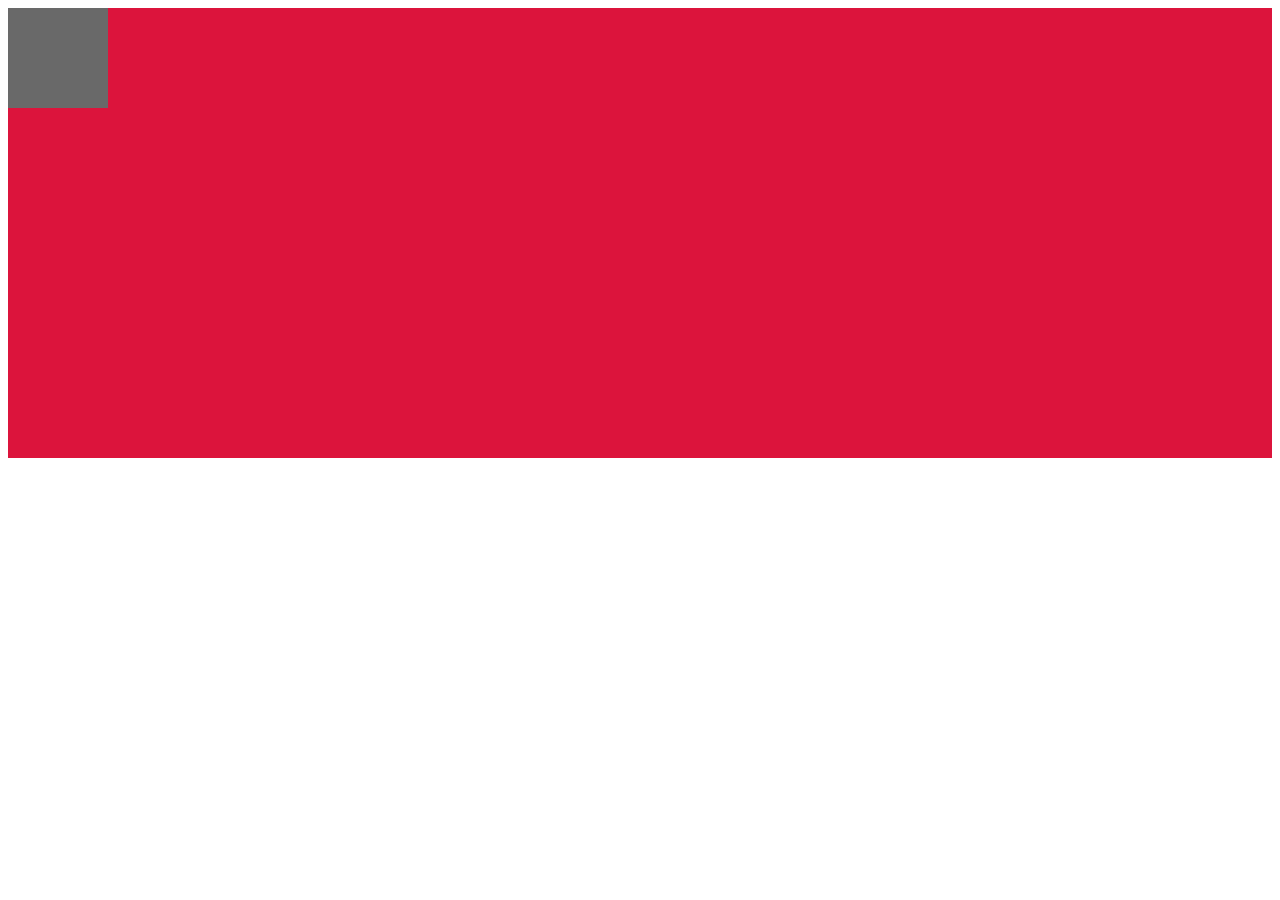
<file: WebDev/Animation/index.html>
<!DOCTYPE html>
<html lang="en">
<head>
    <meta charset="UTF-8">
    <meta http-equiv="X-UA-Compatible" content="IE=edge">
    <meta name="viewport" content="width=device-width, initial-scale=1.0">
    <title>Animation</title>
    <link rel="stylesheet" href="style.css">
</head>
<body>
    <div class="parent">
        <div class="child"></div>
    </div>
</body>
</html>
</file>
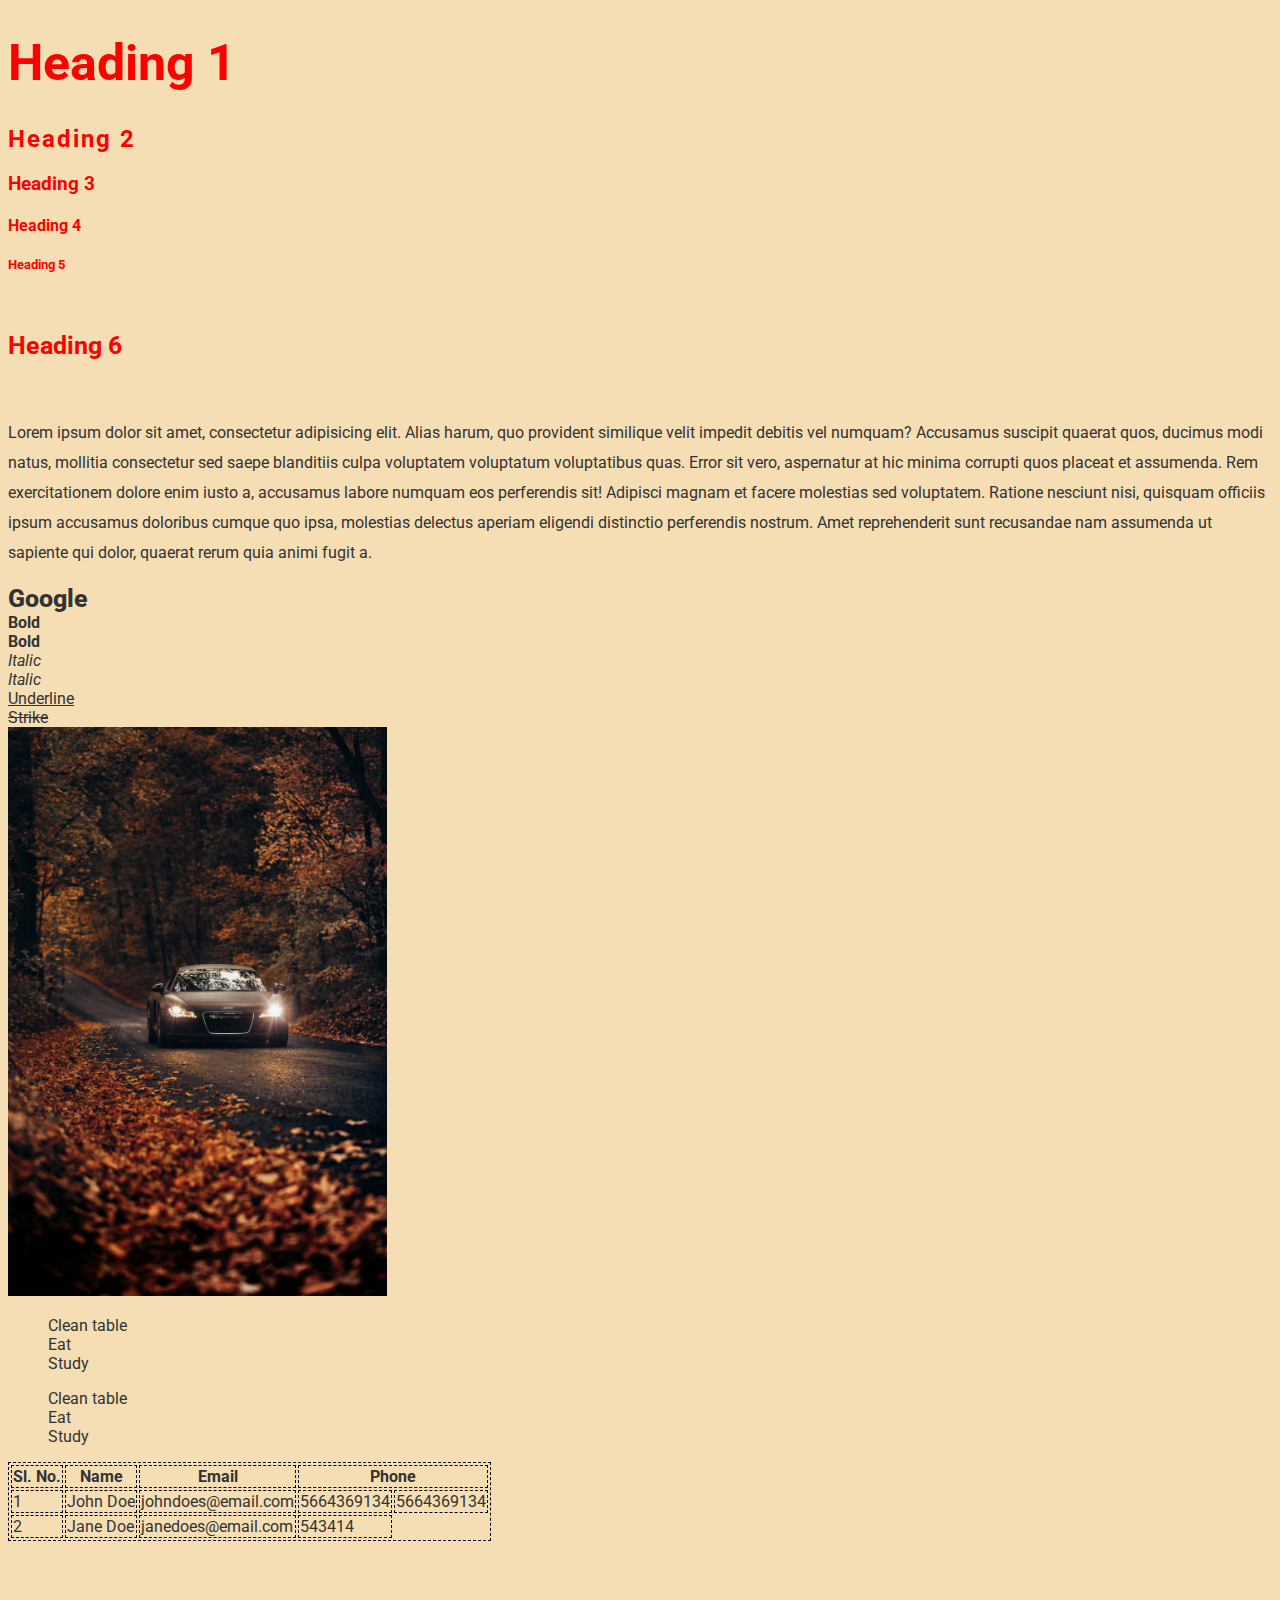
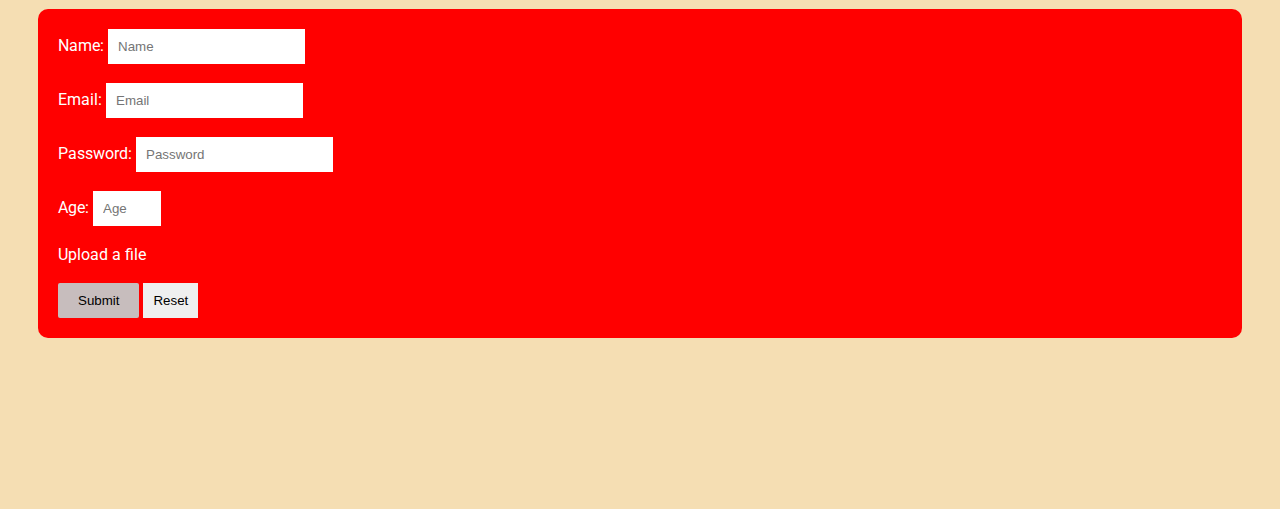
<file: WebDev/Basics/index.html>
<!DOCTYPE html>
<html lang="en">
    <head>
        <meta charset="UTF-8" />
        <meta http-equiv="X-UA-Compatible" content="IE=edge" />
        <meta name="viewport" content="width=device-width, initial-scale=1.0" />
        <title>Basics</title>
        <link rel="stylesheet" href="style.css" />
    </head>
    <body>
        <h1>Heading 1</h1>
        <h2>Heading 2</h2>
        <h3>Heading 3</h3>
        <h4>Heading 4</h4>
        <h5>Heading 5</h5>
        <h6>Heading 6</h6>

        <p>
            Lorem ipsum dolor sit amet, consectetur adipisicing elit. Alias
            harum, quo provident similique velit impedit debitis vel numquam?
            Accusamus suscipit quaerat quos, ducimus modi natus, mollitia
            consectetur sed saepe blanditiis culpa voluptatem voluptatum
            voluptatibus quas. Error sit vero, aspernatur at hic minima corrupti
            quos placeat et assumenda. Rem exercitationem dolore enim iusto a,
            accusamus labore numquam eos perferendis sit! Adipisci magnam et
            facere molestias sed voluptatem. Ratione nesciunt nisi, quisquam
            officiis ipsum accusamus doloribus cumque quo ipsa, molestias
            delectus aperiam eligendi distinctio perferendis nostrum. Amet
            reprehenderit sunt recusandae nam assumenda ut sapiente qui dolor,
            quaerat rerum quia animi fugit a.
        </p>

        <a href="https://www.google.com/" target="_blank">Google</a>

        <br />

        <b>Bold</b>

        <br />

        <strong>Bold</strong>

        <br />

        <i>Italic</i>

        <br />

        <em>Italic</em>

        <br />

        <u>Underline</u>

        <br />

        <del>Strike</del>

        <br />

        <img src="./images/image.jpg" alt="Image of a sports car" width="30%" />

        <ol>
            <li>Clean table</li>
            <li>Eat</li>
            <li>Study</li>
        </ol>

        <ul>
            <li>Clean table</li>
            <li>Eat</li>
            <li>Study</li>
        </ul>

        <table>
            <tr>
                <th>Sl. No.</th>
                <th>Name</th>
                <th>Email</th>
                <th colspan="2">Phone</th>
            </tr>
            <tr>
                <td>1</td>
                <td>John Doe</td>
                <td>johndoes@email.com</td>
                <td>5664369134</td>
                <td>5664369134</td>
            </tr>
            <tr>
                <td>2</td>
                <td>Jane Doe</td>
                <td>janedoes@email.com</td>
                <td>543414</td>
            </tr>
        </table>

        <br />
        <br />

        <form>
            <label for="name">Name:</label>
            <input type="text" id="name" placeholder="Name" value="" required />
            <br />
            <br />
            <label for="email">Email:</label>
            <input type="email" id="email" placeholder="Email" required />
            <br />
            <br />
            <label for="password">Password:</label>
            <input
                type="password"
                id="password"
                placeholder="Password"
                required
            />
            <br />
            <br />
            <label for="age">Age:</label>
            <input
                type="number"
                id="age"
                placeholder="Age"
                min="10"
                max="18"
                required
            />
            <br />
            <br />
            <label for="file">
                <input
                    type="file"
                    id="file"
                    placeholder="Age"
                    required
                />
                Upload a file
            </label>

            <br />
            <br />
            <button type="submit">Submit</button>
            <input type="reset" />
        </form>

        <br />
        <br />
        <br />
        <br />
        <br />
        <br />
        <br />
    </body>
</html>
</file>
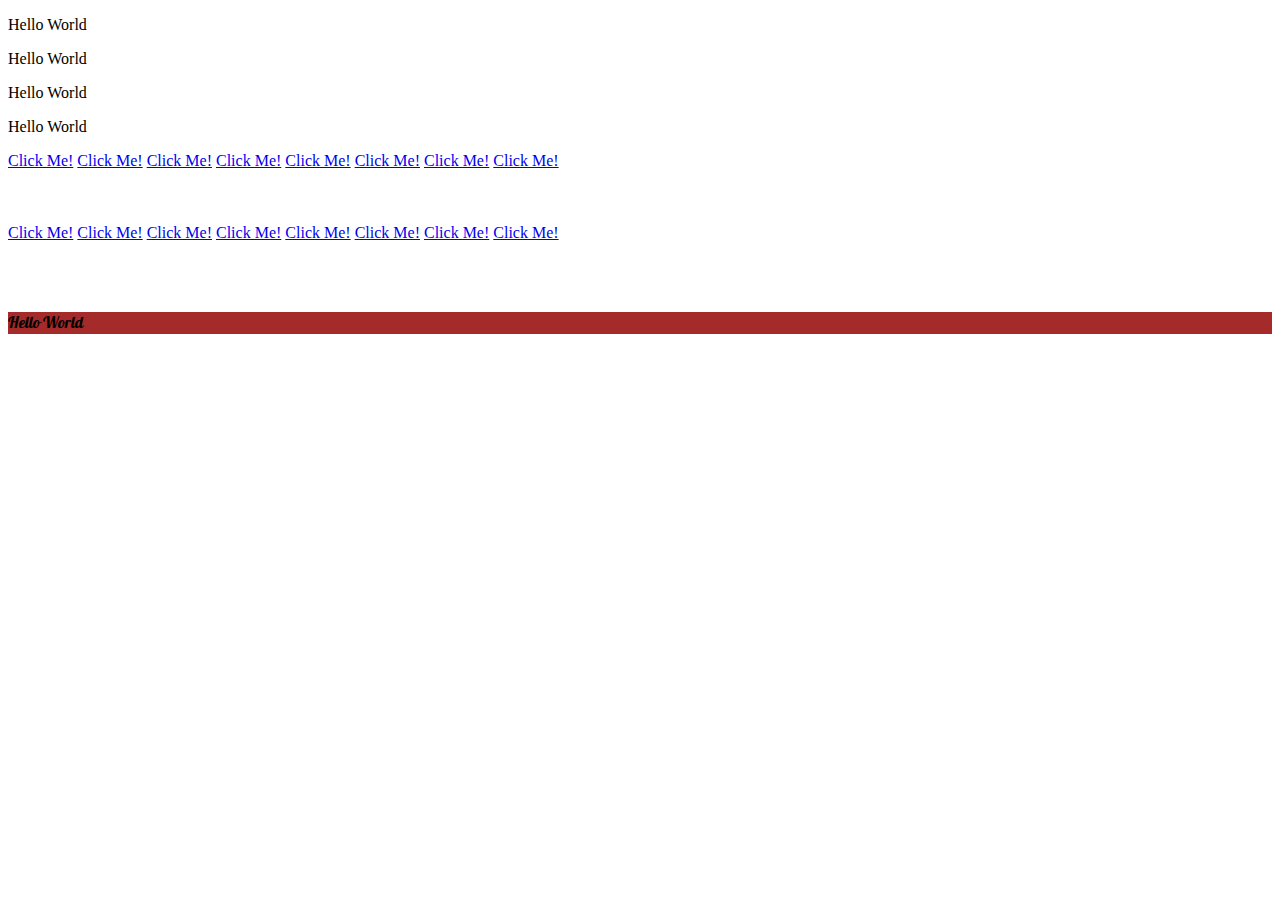
<file: WebDev/Bootstrap/index.html>
<!DOCTYPE html>
<html lang="en">
    <head>
        <meta charset="UTF-8" />
        <meta http-equiv="X-UA-Compatible" content="IE=edge" />
        <meta name="viewport" content="width=device-width, initial-scale=1.0" />
        <title>Bootstrap</title>
        <link
            href="https://cdn.jsdelivr.net/npm/bootstrap@5.0.1/dist/css/bootstrap.min.css"
            rel="stylesheet"
            integrity="sha384-+0n0xVW2eSR5OomGNYDnhzAbDsOXxcvSN1TPprVMTNDbiYZCxYbOOl7+AMvyTG2x"
            crossorigin="anonymous"
        />
        <link rel="stylesheet" href="style.css">
    </head>
    <body>
        <div class="d-flex">
            <p class="h1">Hello World</p>
            <p class="display-3">Hello World</p>
            <p class="lead">Hello World</p>
            <p class="text-muted">Hello World</p>
        </div>

        <a href="#" class="btn btn-primary custom-class">Click Me!</a>
        <a href="#" class="btn btn-secondary">Click Me!</a>
        <a href="#" class="btn btn-warning me-3">Click Me!</a>
        <a href="#" class="btn btn-danger">Click Me!</a>
        <a href="#" class="btn btn-info">Click Me!</a>
        <a href="#" class="btn btn-success">Click Me!</a>
        <a href="#" class="btn btn-light">Click Me!</a>
        <a href="#" class="btn btn-dark">Click Me!</a>
        <br />
        <br />
        <br />
        <br />
        <a href="#" class="btn btn-outline-primary">Click Me!</a>
        <a href="#" class="btn btn-outline-secondary">Click Me!</a>
        <a href="#" class="btn btn-outline-warning">Click Me!</a>
        <a href="#" class="btn btn-outline-danger">Click Me!</a>
        <a href="#" class="btn btn-outline-info">Click Me!</a>
        <a href="#" class="btn btn-outline-success">Click Me!</a>
        <a href="#" class="btn btn-outline-light">Click Me!</a>
        <a href="#" class="btn btn-outline-dark">Click Me!</a>

        <br />
        <br />
        <br />
        <br />

        <div class="bg-primary">
            <p class="display-1 text-white text-center">Hello World</p>
        </div>
    </body>
</html>
</file>
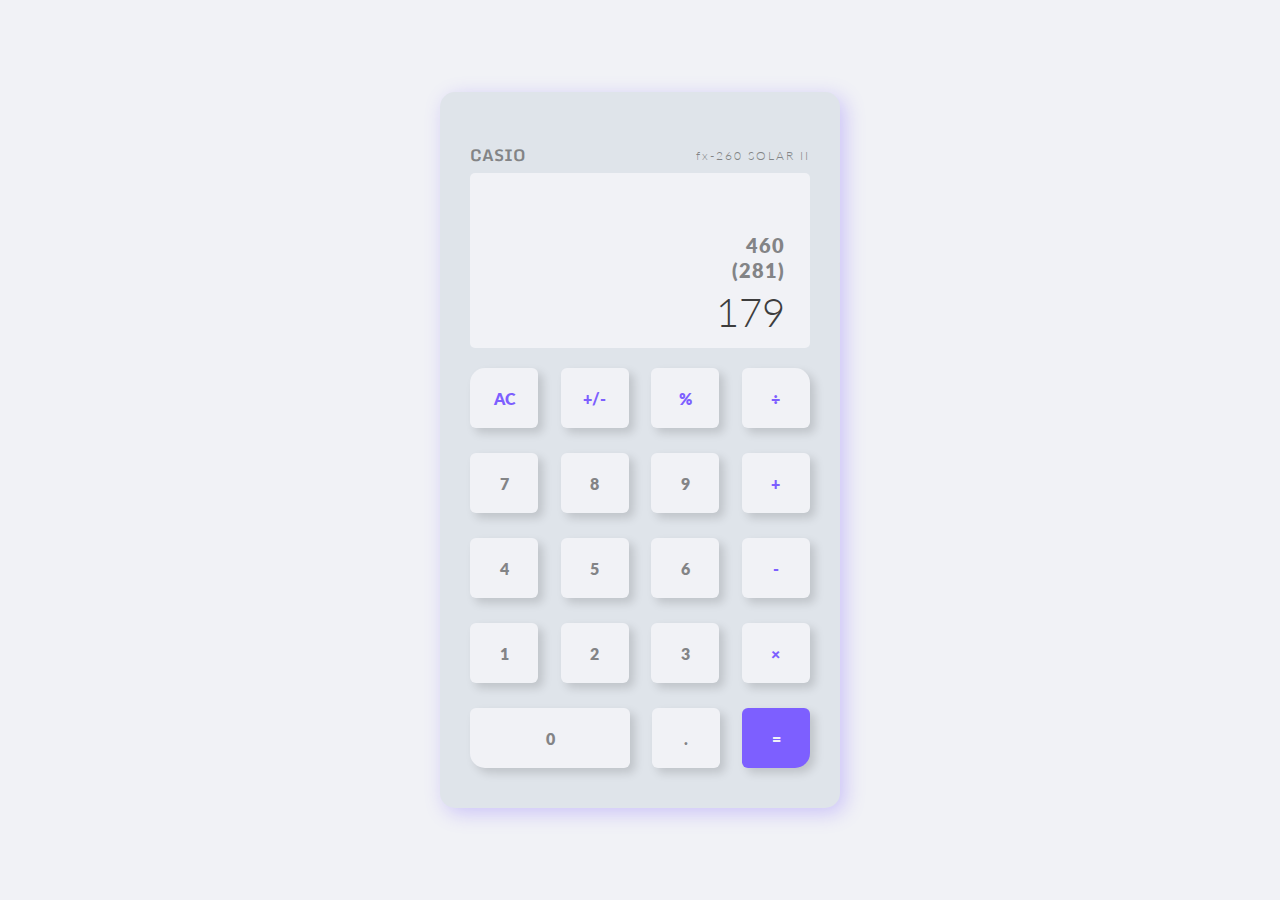
<file: WebDev/CalculatorUI/index.html>
<!DOCTYPE html>
<html lang="en">
<head>
    <meta charset="UTF-8">
    <meta http-equiv="X-UA-Compatible" content="IE=edge">
    <meta name="viewport" content="width=device-width, initial-scale=1.0">
    <title>Calculator UI</title>
    <link rel="stylesheet" href="style.css">
</head>
<body>
    <main>
        <div class="calculator">
            <div class="brand">
                <p>Casio</p>
                <p>fx-260 SOLAR II</p>
            </div>
    
            <div class="screen">
                <p>460</p>
                <p>(281)</p>
                <h2>179</h2>
            </div>
    
            <div class="buttons">
                <div class="btn text-purple">AC</div>
                <div class="btn text-purple">+/-</div>
                <div class="btn text-purple">%</div>
                <div class="btn text-purple">&div;</div>
                <div class="btn">7</div>
                <div class="btn">8</div>
                <div class="btn">9</div>
                <div class="btn text-purple">+</div>
                <div class="btn">4</div>
                <div class="btn">5</div>
                <div class="btn">6</div>
                <div class="btn text-purple">-</div>
                <div class="btn">1</div>
                <div class="btn">2</div>
                <div class="btn">3</div>
                <div class="btn text-purple">&times;</div>
                <div class="btn">0</div>
                <div class="btn">.</div>
                <div class="btn bg-purple">=</div>
            </div>
        </div>
    </main>
    
</body>
</html>
</file>
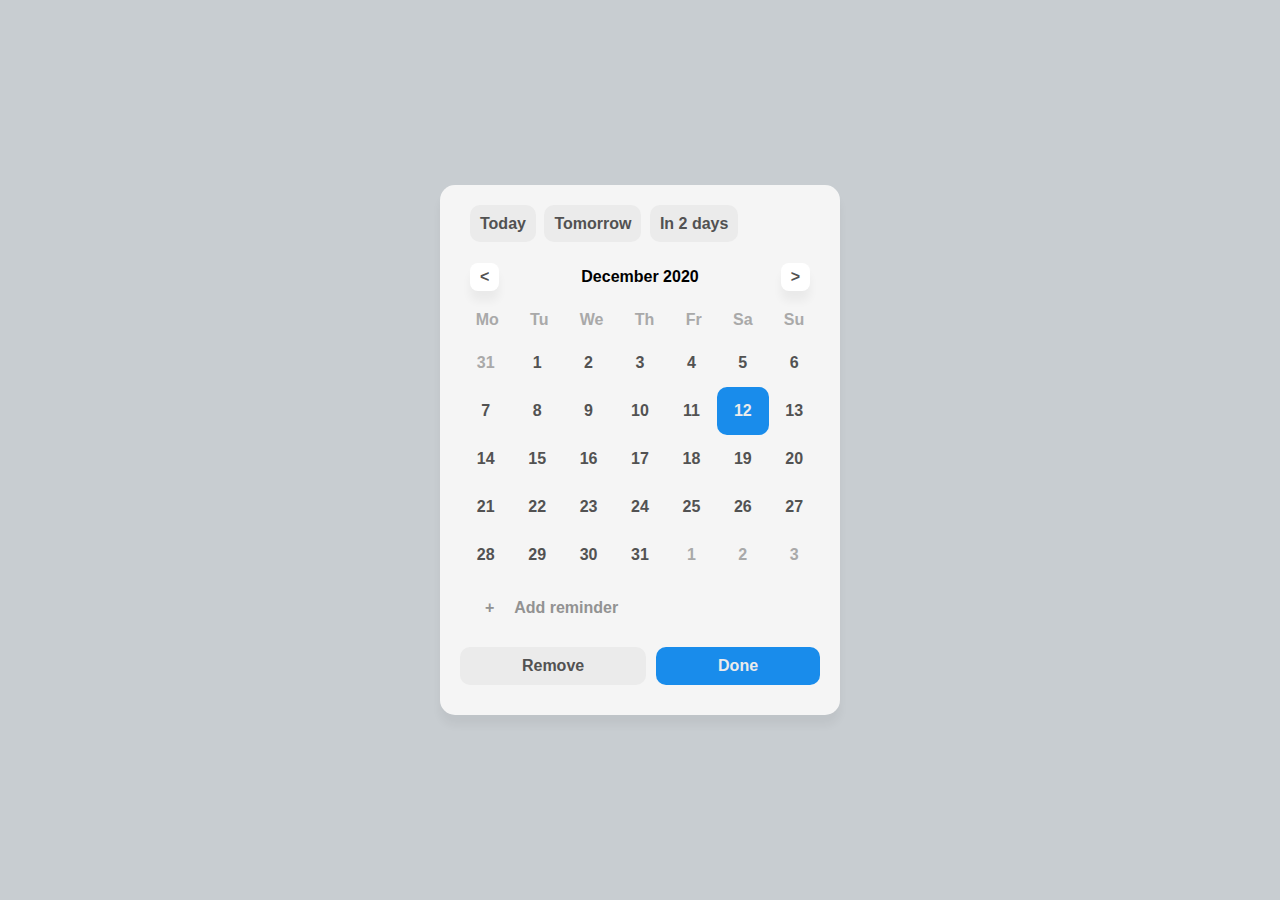
<file: WebDev/Calendar/index.html>
<!DOCTYPE html>
<html lang="en">
<head>
    <meta charset="UTF-8">
    <meta http-equiv="X-UA-Compatible" content="IE=edge">
    <meta name="viewport" content="width=device-width, initial-scale=1.0">
    <title>Calendar</title>
    <link rel="stylesheet" href="style.css">
</head>
<body>
    <div class="container">
        <div class="header-buttons">
            <a href="#">Today</a>
            <a href="#">Tomorrow</a>
            <a href="#">In 2 days</a>
        </div>

        <div class="month-carousel">
            <a href="#">&lt;</a>
            <p>December 2020</p>
            <a href="#">&gt;</a>
        </div>

        <div class="weekdays">
            <p>Mo</p>
            <p>Tu</p>
            <p>We</p>
            <p>Th</p>
            <p>Fr</p>
            <p>Sa</p>
            <p>Su</p>
        </div>

        <div class="days">
            <p class="inactive">31</p>
            <p>1</p>
            <p>2</p>
            <p>3</p>
            <p>4</p>
            <p>5</p>
            <p>6</p>
            <p>7</p>
            <p>8</p>
            <p>9</p>
            <p>10</p>
            <p>11</p>
            <p class="active">12</p>
            <p>13</p>
            <p>14</p>
            <p>15</p>
            <p>16</p>
            <p>17</p>
            <p>18</p>
            <p>19</p>
            <p>20</p>
            <p>21</p>
            <p>22</p>
            <p>23</p>
            <p>24</p>
            <p>25</p>
            <p>26</p>
            <p>27</p>
            <p>28</p>
            <p>29</p>
            <p>30</p>
            <p>31</p>
            <p class="inactive">1</p>
            <p class="inactive">2</p>
            <p class="inactive">3</p>
        </div>

        <div class="reminder">
            <a href="#"><span>+</span> Add reminder</a>
        </div>

        <div class="footer-buttons">
            <a href="#">Remove</a>
            <a href="#">Done</a>
        </div>
    </div>
</body>
</html>
</file>
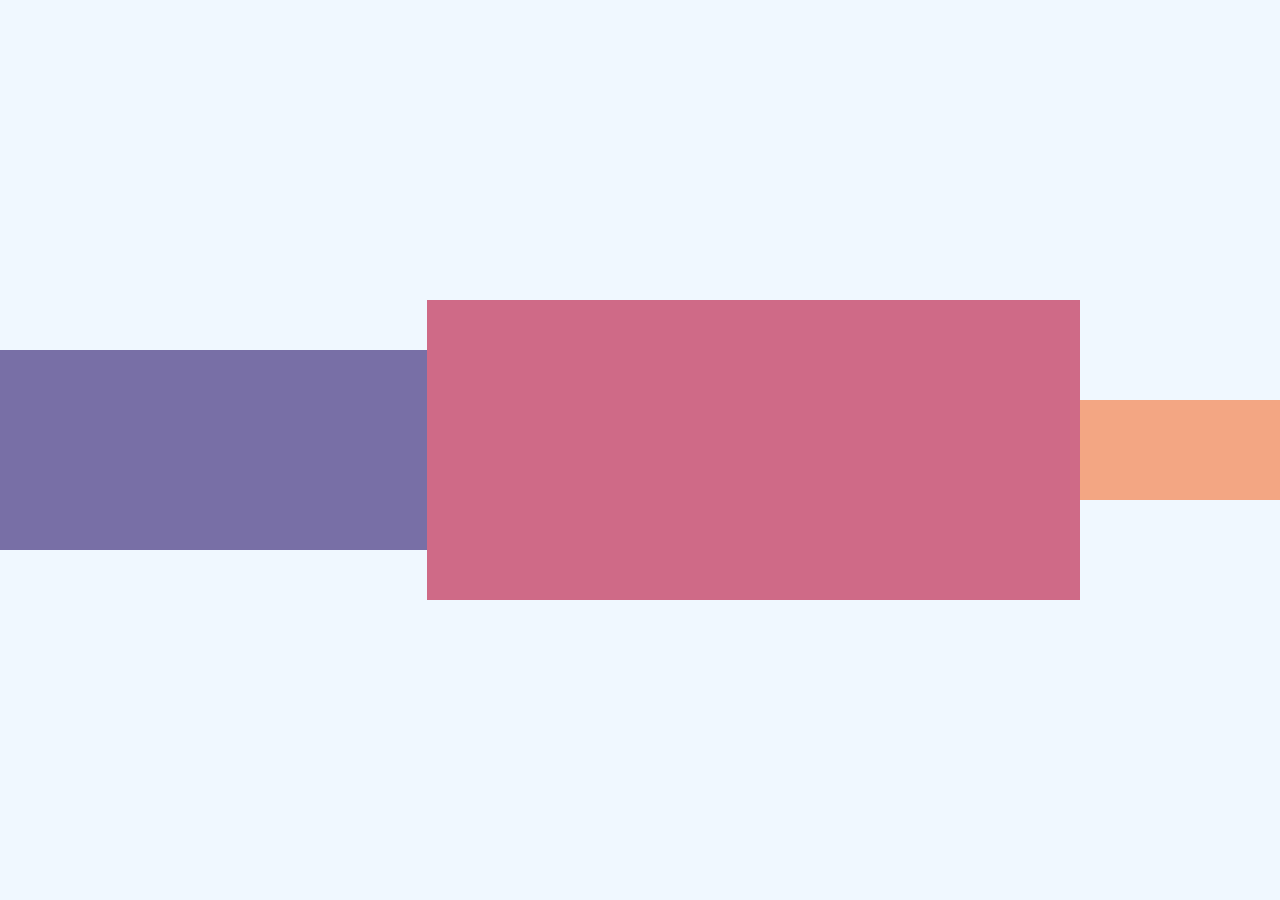
<file: WebDev/Flexbox/index.html>
<!DOCTYPE html>
<html lang="en">
<head>
    <meta charset="UTF-8">
    <meta http-equiv="X-UA-Compatible" content="IE=edge">
    <meta name="viewport" content="width=device-width, initial-scale=1.0">
    <title>Flexbox</title>
    <link rel="stylesheet" href="style.css">
</head>
<body>
    <div class="parent">
        <div id="child1"></div>
        <div id="child2"></div>
        <div id="child3"></div>
    </div>
</body>
</html>
</file>
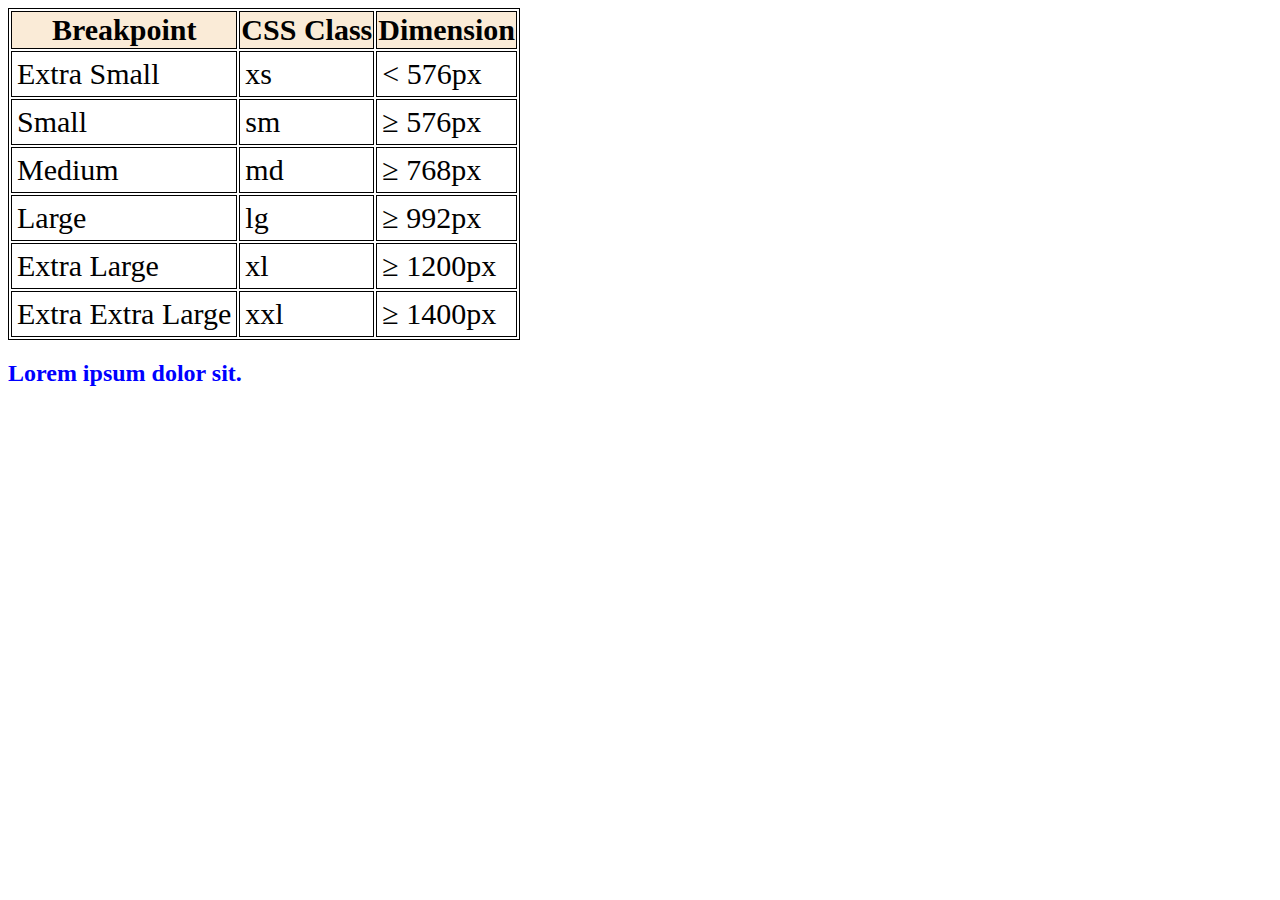
<file: WebDev/MediaQuery/index.html>
<!DOCTYPE html>
<html lang="en">
<head>
    <meta charset="UTF-8">
    <meta http-equiv="X-UA-Compatible" content="IE=edge">
    <meta name="viewport" content="width=device-width, initial-scale=1.0">
    <title>Media Query</title>
    <link rel="stylesheet" href="style.css">
</head>
<body>
    <table>
        <tr>
            <th>Breakpoint</th>
            <th>CSS Class</th>
            <th>Dimension</th>
        </tr>

        <tr>
            <td>Extra Small</td>
            <td>xs</td>
            <td>&lt; 576px</td>
        </tr>

        <tr>
            <td>Small</td>
            <td>sm</td>
            <td>&GreaterEqual; 576px</td>
        </tr>

        <tr>
            <td>Medium</td>
            <td>md</td>
            <td>&GreaterEqual; 768px</td>
        </tr>

        <tr>
            <td>Large</td>
            <td>lg</td>
            <td>&GreaterEqual; 992px</td>
        </tr>

        <tr>
            <td>Extra Large</td>
            <td>xl</td>
            <td>&GreaterEqual; 1200px</td>
        </tr>

        <tr>
            <td>Extra Extra Large</td>
            <td>xxl</td>
            <td>&GreaterEqual; 1400px</td>
        </tr>
    </table>


    <h1>Lorem ipsum dolor sit amet consectetur.</h1>
    <h2>Lorem ipsum dolor sit.</h2>

</body>
</html>
</file>
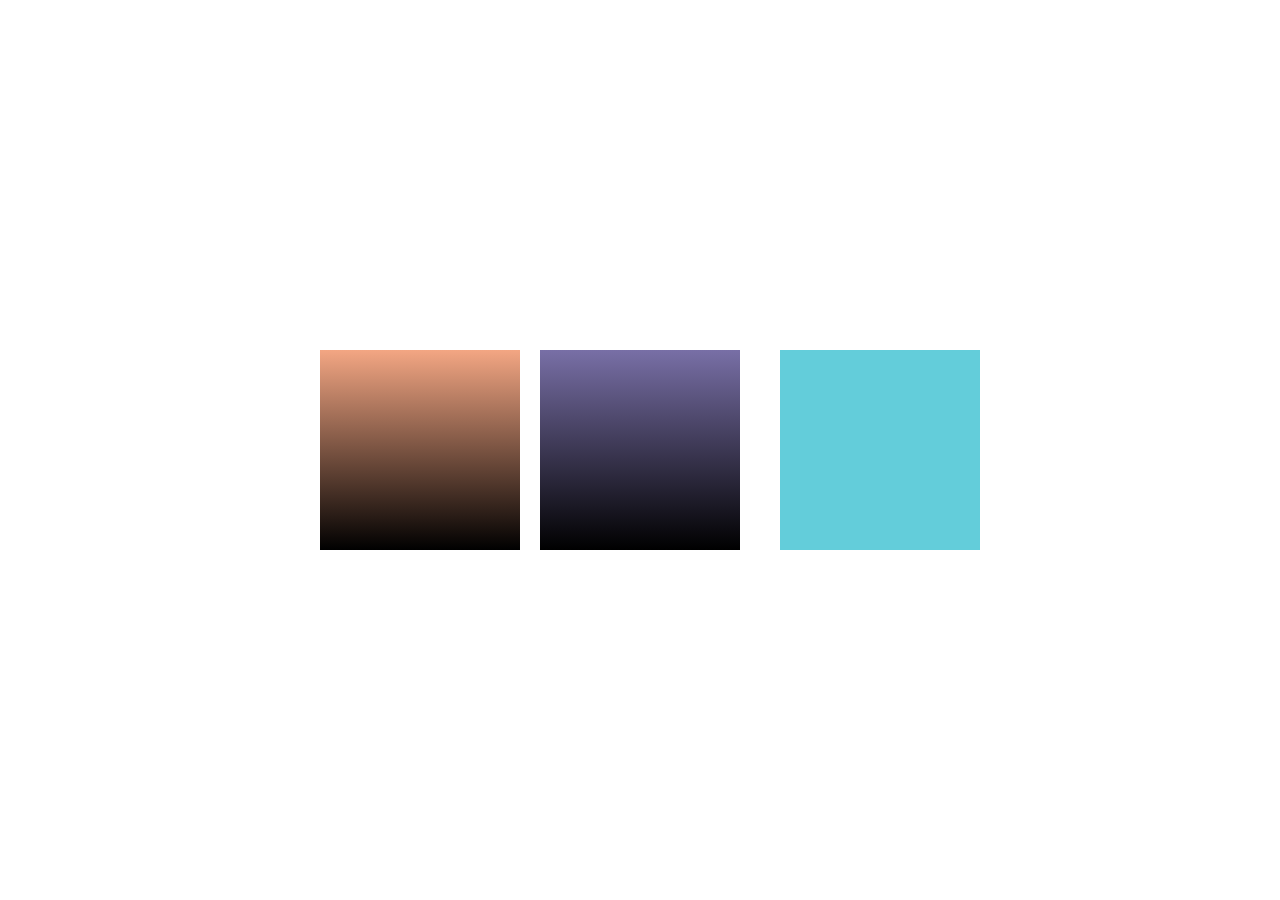
<file: WebDev/Transforms/index.html>
<!DOCTYPE html>
<html lang="en">
    <head>
        <meta charset="UTF-8" />
        <meta http-equiv="X-UA-Compatible" content="IE=edge" />
        <meta name="viewport" content="width=device-width, initial-scale=1.0" />
        <title>Tranforms</title>
        <link rel="stylesheet" href="style.css" />
    </head>
    <body>
        <main>
            <div id="translate"></div>

            <div id="rotate"></div>

            <div id="scale"></div>
        </main>
    </body>
</html>
</file>
<file: WebDev/Animation/style.css>
.parent {
    width: 100%;
    height: 50vh;
    background-color: crimson;
}

.child {
    width: 100px;
    height: 100px;
    background-color: dimgray;
    /* animation: custom-animation 1s ease-in forwards infinite; */
}

.parent:hover .child {
    animation-play-state: paused;
}

@keyframes custom-animation {
    0% {
        background-color: green;
    }

    50% {
        transform: scale(1.2);
    }

    100% {
        background-color: blue;
    }
}
</file>
<file: WebDev/Basics/style.css>
@import url('https://fonts.googleapis.com/css2?family=Roboto:wght@100;400;700&display=swap');

body {
    background-color: wheat;
    color: #333;
    font-family: 'Roboto', sans-serif;
}

h1,
h2,
h3,
h4,
h5,
h6 {
    color: red;
    font-weight: 700;
}

h1 {
    font-size: 50px;
}

h2 {
    letter-spacing: 2px;
}

h6 {
    font-size: 25px;
}

p {
    line-height: 30px;
    font-weight: 400;
}

a {
    font-size: 25px;
    text-decoration: none;
    color: #333;
    font-weight: 800;
}

/* pseudo elements */
a:hover {
    color: brown;
    text-decoration: underline;
}

ol,
ul {
    list-style: none;
}

table,
td, 
th {
    border: 1px dashed black;
}

form {
    background-color: red;
    padding: 20px;
    margin: 30px;
    border-radius: 10px;
    color: white;
}

input {
    border: none;
    padding: 10px 10px 10px 10px;
}

input[type="file"] {
    display: none;
}

button {
    border: none;
    padding: 10px 20px;
    background-color: rgb(199, 189, 189);
    border-radius: 2px;
}

button:hover {
    cursor: pointer;
    background-color: blue;
    color: white;
    border-radius: 2px;
}
</file>
<file: WebDev/Bootstrap/style.css>
@import url('https://fonts.googleapis.com/css2?family=Pattaya&display=swap');

.bg-primary {
    background-color: brown !important;
}

.display-1 {
    font-family: 'Pattaya', sans-serif;
}
</file>
<file: WebDev/CalculatorUI/style.css>
@import url('https://fonts.googleapis.com/css2?family=Lato:wght@100;300&family=Monda:wght@700&display=swap');

:root {
    --font-lato: 'Lato', sans-serif;
    --font-monda: 'Monda', sans-serif;
    --lato-weight-100: 100;
    --lato-weight-300: 300;
    --monda-weight-700: 700;
    --bg-color: #f1f2f6;
    --bg-calculator: #dfe4ea;
    --primary-color: #7d5fff;
    --dark-color: #3d3d3d;
    --light-color: #838486;

}

* {
    margin: 0;
    padding: 0;
    box-sizing: border-box;
}

body {
    background-color: var(--bg-color);
    font-family: var(--font-lato);
}

main {
    height: 100vh;
    display: flex;
    justify-content: center;
    align-items: center;
}

.calculator {
    background-color: var(--bg-calculator);
    width: 400px;
    height: auto;
    padding: 50px 30px 40px 30px;
    border-radius: 15px;
    box-shadow: 5px 5px 20px #7c5fff52;
}

.brand {
    display: flex;
    justify-content: space-between;
}

.brand p:first-child {
    font-family: var(--font-monda);
    text-transform: uppercase;
    color: var(--light-color);
    font-weight: var(--monda-weight-700);
    align-self: flex-end;
}

.brand p:last-child {
    color: var(--light-color);
    font-size: 12px;
    font-weight: var(--lato-weight-300);
    letter-spacing: 2px;
    align-self: center;
}

.screen {
    margin-top: 5px;
    background-color: var(--bg-color);
    text-align: right;
    height: 175px;
    padding: 60px 25px;
    border-radius: 5px;
}

.screen p {
    color: var(--light-color);
    font-weight: 800;
    letter-spacing: 1px;
    line-height: 25px;
    font-size: 20px;
}

.screen h2 {
    color: var(--dark-color);
    font-size: 40px;
    padding-top: 5px;
    font-weight: var(--lato-weight-300);
}

.buttons {
    margin-top: 20px;
    display: flex;
    justify-content: space-between;
    align-items: center;
    flex-wrap: wrap;
    flex-direction: row;
    row-gap: 25px;
    column-gap: 5px;
}

.buttons .btn {
    background-color: var(--bg-color);
    color: var(--light-color);
    height: 60px;
    width: 20%;
    text-align: center;
    display: flex;
    justify-content: center;
    align-items: center;
    font-weight: 800;
    border-radius: 6px;
    box-shadow: 5px 5px 10px rgba(0, 0, 0, 0.144);
}

.buttons .btn:first-child {
    border-top-left-radius: 15px;
}

.buttons .btn:nth-child(4) {
    border-top-right-radius: 15px;
}

.buttons .btn:last-child {
    border-bottom-right-radius: 15px;
}

.buttons .btn:nth-child(17) {
    flex-grow: 1;
    margin-right: 17px;
    border-bottom-left-radius: 15px;
}

.buttons .btn:nth-child(18) {
    margin-right: 17px;
}

.text-purple {
    color: var(--primary-color) !important;
}

.bg-purple {
    background-color: var(--primary-color) !important;
    color: var(--bg-color) !important;
}
</file>
<file: WebDev/Calendar/style.css>
* {
    margin: 0;
    padding: 0;
    box-sizing: border-box;
}

:root {
    --text-inactive: darkgray;
    --text-normal: rgb(82, 82, 82);

}

body {
    background-color: rgb(200, 205, 209);
    font-family: Arial, Helvetica, sans-serif;
    font-weight: 600;
    height: 100vh;
    display: flex;
    justify-content: center;
    align-items: center;
    /* font-size: 18px; */
}

.container {
    background-color: rgb(245, 245, 245);
    width: 400px;
    height: auto;
    padding: 30px 20px;
    border-radius: 15px;
    box-shadow: 0px 10px 10px rgba(0, 0, 0, 0.048);
}

.header-buttons {
    margin-left: 10px;
}

.header-buttons a {
    text-decoration: none;
    color: var(--text-normal);
    background-color: rgb(235, 235, 235);
    padding: 10px;
    border-radius: 10px;
    margin-right: 4px;
}

.header-buttons a:hover,
.month-carousel a:hover {
    background-color: rgb(25, 140, 235) !important;
    color: rgb(235, 235, 235) !important;
}

.month-carousel {
    display: flex;
    margin-top: 30px;
}

.month-carousel a {
    text-decoration: none;
    color: var(--text-normal);
    font-weight: 900;
    background-color: #fff;
    margin: 0 10px;
    padding: 5px 10px;
    border-radius: 8px;
    box-shadow: 0px 10px 10px rgba(0, 0, 0, 0.048);
}

.month-carousel p {
    text-align: center;
    flex-grow: 1;
    align-self: center;
}

.weekdays {
    display: flex;
    margin-top: 20px;
}

.weekdays p{
    flex-grow: 1;
    text-align: center;
    color: var(--text-inactive);
}

.inactive {
    color: var(--text-inactive) !important;
}

.active {
    background-color: rgb(25, 140, 235) !important;
    color: rgb(235, 235, 235) !important;
    border-radius: 10px;
}

.days {
    display: flex;
    flex-wrap: wrap;
    margin-top: 10px;
}

.days p {
    flex: 14%;
    text-align: center;
    padding: 15px;
    color:rgb(82, 82, 82);
    cursor: pointer;
}

.days p:hover {
    border: 3px solid rgba(92, 175, 243, 0.411) ;
    border-radius: 10px;
    padding: 12px !important;
    color: rgb(25, 140, 235) !important;
}

.reminder {
    margin: 20px 0 30px 25px;
}

.reminder a {
    text-decoration: none;
    color: rgb(146, 146, 146);
}

.reminder a:hover {
    color: rgb(25, 140, 235);
}

.reminder a span {
    margin-right: 16px;
}

.footer-buttons {
    display: flex;
}

.footer-buttons a {
    flex-grow: 1;
    text-align: center;
}

.footer-buttons a:first-child {
    text-decoration: none;
    color: var(--text-normal);
    background-color: rgb(235, 235, 235);
    padding: 10px 20px;
    border-radius: 10px;
    margin-right: 10px;
}

.footer-buttons a:first-child:hover {
    background-color: rgb(25, 140, 235);
    color: rgb(235, 235, 235);
}

.footer-buttons a:last-child {
    text-decoration: none;
    background-color: rgb(25, 140, 235);
    color: rgb(235, 235, 235);
    padding: 10px 20px;
    border-radius: 10px;
}

.footer-buttons a:last-child:hover {
    color: rgb(25, 140, 235);;
    background-color: rgb(235, 235, 235);
}
</file>
<file: WebDev/Flexbox/style.css>
* {
    margin: 0;
    padding: 0;
    box-sizing: border-box;
}

body {
    background-color: #596275;
    color: rgb(233, 233, 233);
}

.parent {
    width: 100%;
    height: 100vh;
    background-color: aliceblue;
    /* padding: 20px; */
    display: flex;
    /* flex-direction: column; */
    justify-content: center;
    align-items: center;
}

.parent > * {
    width: 200px;
}

#child1 {
    background-color: #f3a683;
    /* width: 300px; */
    height: 100px;
    order: 3;
    /* align-self: flex-end; */
}

#child2 {
    background-color: #786fa6;
    /* width: 200px; */
    height: 200px;
    order: 1;
    /* align-self: flex-start; */
    flex-grow: 1;
}

#child3 {
    background-color: #cf6a87;
    /* width: 200px; */
    height: 300px;
    order: 2;
    flex-grow: 2;
}
</file>
<file: WebDev/MediaQuery/style.css>
table, tr, td {
    border: 1px solid black;
}

th {
    font-size: 30px;
    border: 1px solid black;
    background-color: antiquewhite;
}

td {
    padding: 5px;
    font-size: 30px;
}

@media (min-width: 768px) {
    h1 {
        font-size: 50px;
    }
}

@media (max-width: 767px) {
    h2 {
        color: red;
    }
}

@media (orientation: landscape) and (min-width: 768px) {
    h2 {
        color: blue;
    }

    h1 {
        display: none;
    }
}

@media (orientation: portrait) {
    h1 {
        color: green;
    }
}
</file>
<file: WebDev/Transforms/style.css>
* {
    margin: 0;
    padding: 0;
    box-sizing: border-box;
}

main {
    display: flex;
    height: 100vh;
    justify-content: center;
    align-items: center;
}

main > * {
    width: 200px;
    height: 200px;
    margin: 20px;
}

#translate {
    background: linear-gradient(#f3a683, black);
    /* transform: translate(10px, -20px); */
    transform: translateX(20px);
    transition: 3s;
}

#translate:hover {
    background: linear-gradient(black, #f3a683);
}

#rotate {
    background: linear-gradient(#786fa6, black);
    transition: 1.2s;
    transition-timing-function: ease-in-out;
}

#rotate:hover {
    transform: rotate(360deg);
}

#scale {
    background-color: #63cdda;
    transition: 200ms;
}

#scale:hover {
    transform: scale(1.1) rotate(30deg);  
}
</file>
